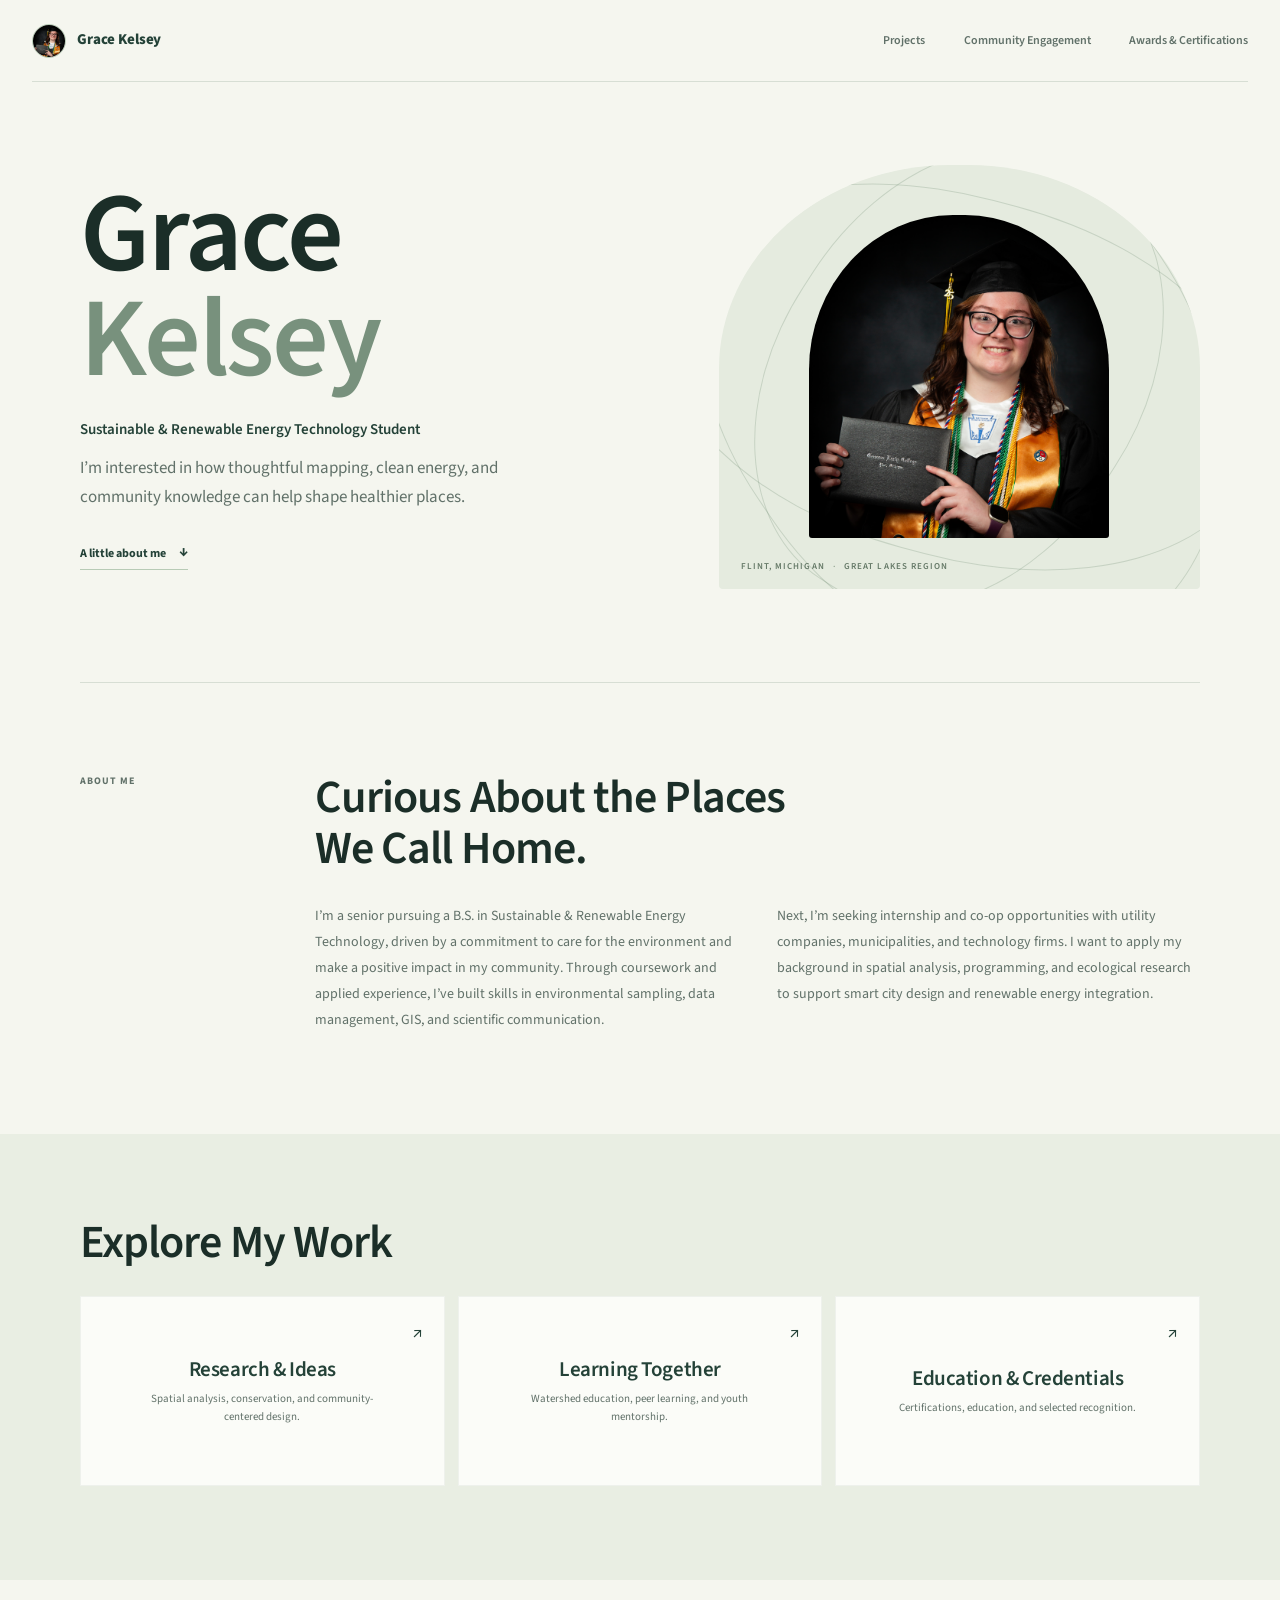
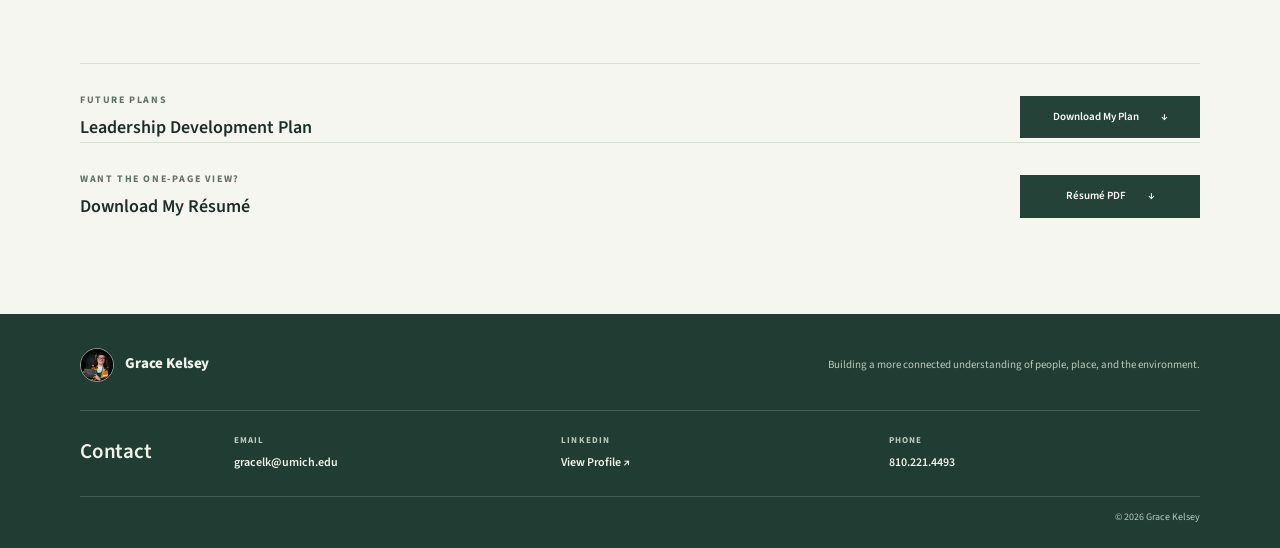
<file: index.html>
<!doctype html>
<html lang="en">
<head>
  <meta charset="utf-8">
  <meta name="viewport" content="width=device-width, initial-scale=1">
  <meta name="theme-color" content="#f5f6ef">
  <meta name="description" content="Grace Kelsey — Sustainable & Renewable Energy Technology student exploring the connections between people, place, and the environment.">
  <title>Grace Kelsey | Environment, Energy & Place</title>
  <link rel="preconnect" href="https://fonts.googleapis.com">
  <link rel="preconnect" href="https://fonts.gstatic.com" crossorigin>
  <link href="https://fonts.googleapis.com/css2?family=Source+Sans+3:wght@400;500;600;700&display=swap" rel="stylesheet">
  <link rel="stylesheet" href="styles.css">
</head>
<body>
  <header class="site-header">
    <a class="wordmark" href="index.html" aria-label="Grace Kelsey home"><img class="wordmark-photo" src="assets/grace-kelsey-headshot.jpg" alt=""><span>Grace Kelsey</span></a>
    <nav class="main-nav" aria-label="Main navigation">
      <a href="projects.html">Projects</a><a href="community.html">Community Engagement</a><a href="awards.html">Awards &amp; Certifications</a>
    </nav>
  </header>
  <main>
    <section class="hero wrap">
      <div class="hero-copy">
        <h1>Grace<br><span>Kelsey</span></h1>
        <p class="hero-title">Sustainable &amp; Renewable Energy Technology Student</p>
        <p class="hero-intro">I’m interested in how thoughtful mapping, clean energy, and community knowledge can help shape healthier places.</p>
        <a class="text-link" href="#about">A little about me <span aria-hidden="true">↓</span></a>
      </div>
      <div class="portrait-panel" aria-label="Graduation portrait of Grace Kelsey">
        <div class="contour contour-one"></div><div class="contour contour-two"></div><div class="contour contour-three"></div>
        <img class="headshot" src="assets/grace-kelsey-headshot.jpg" alt="Grace Kelsey in her graduation cap and gown">
        <p class="image-caption">Flint, Michigan <span>·</span> Great Lakes region</p>
      </div>
    </section>

    <section class="about-section wrap" id="about">
      <div class="section-label"><span>About Me</span></div>
      <div class="about-content">
        <h2>Curious About the Places<br>We Call Home.</h2>
        <div class="about-columns">
          <p>I’m a senior pursuing a B.S. in Sustainable &amp; Renewable Energy Technology, driven by a commitment to care for the environment and make a positive impact in my community. Through coursework and applied experience, I’ve built skills in environmental sampling, data management, GIS, and scientific communication.</p>
          <p>Next, I’m seeking internship and co-op opportunities with utility companies, municipalities, and technology firms. I want to apply my background in spatial analysis, programming, and ecological research to support smart city design and renewable energy integration.</p>
        </div>
      </div>
    </section>

    <section class="explore-section">
      <div class="wrap">
        <div class="section-heading"><h2>Explore My Work</h2></div>
        <div class="link-cards">
          <a class="link-card" href="projects.html"><span class="card-title">Research &amp; Ideas</span><span class="card-description">Spatial analysis, conservation, and community-centered design.</span><span class="card-arrow" aria-hidden="true">↗</span></a>
          <a class="link-card" href="community.html"><span class="card-title">Learning Together</span><span class="card-description">Watershed education, peer learning, and youth mentorship.</span><span class="card-arrow" aria-hidden="true">↗</span></a>
          <a class="link-card" href="awards.html"><span class="card-title">Education &amp; Credentials</span><span class="card-description">Certifications, education, and selected recognition.</span><span class="card-arrow" aria-hidden="true">↗</span></a>
        </div>
      </div>
    </section>

    <section class="next-section wrap">
      <div class="resume-line leadership-line"><div><p class="eyebrow">Future Plans</p><h3>Leadership Development Plan</h3></div><a class="button button-dark" href="assets/Leadership-Development-Plan.pdf" download>Download My Plan <span aria-hidden="true">↓</span></a></div>
      <div class="resume-line"><div><p class="eyebrow">Want the one-page view?</p><h3>Download My Résumé</h3></div><a class="button button-dark" href="assets/Grace-Kelsey-Resume.pdf" download>Résumé PDF <span aria-hidden="true">↓</span></a></div>
    </section>
  </main>
  <footer class="site-footer"><div class="footer-top"><a class="wordmark footer-wordmark" href="index.html"><img class="wordmark-photo" src="assets/grace-kelsey-headshot.jpg" alt=""><span>Grace Kelsey</span></a><p>Building a more connected understanding of people, place, and the environment.</p></div><div class="footer-contact"><h2>Contact</h2><div class="contact-links"><a href="mailto:gracelk@umich.edu"><span class="contact-type">Email</span><span>gracelk@umich.edu</span></a><a href="https://www.linkedin.com/in/gracelkelsey" target="_blank" rel="noreferrer"><span class="contact-type">LinkedIn</span><span>View Profile ↗</span></a><a href="tel:+18102214493"><span class="contact-type">Phone</span><span>810.221.4493</span></a></div></div><div class="footer-bottom"><span>© 2026 Grace Kelsey</span></div></footer>
</body>
</html>
</file>
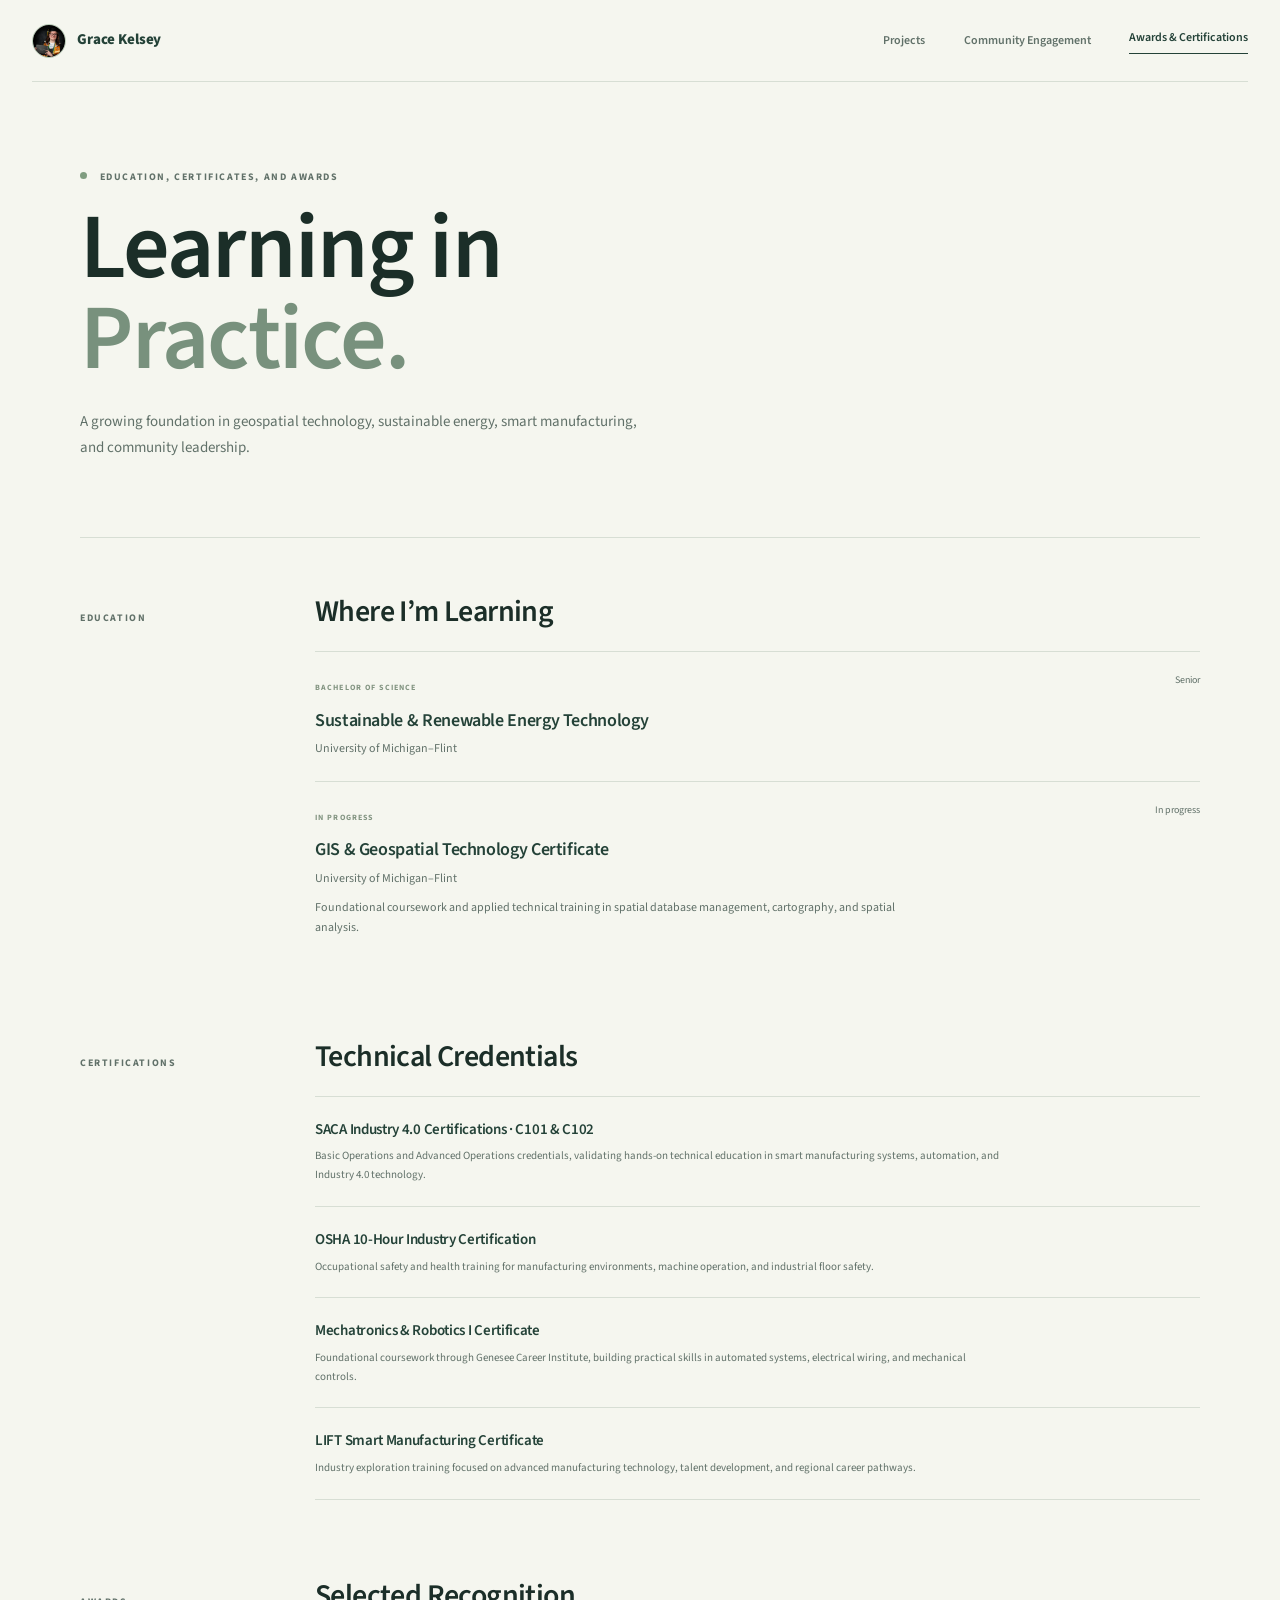
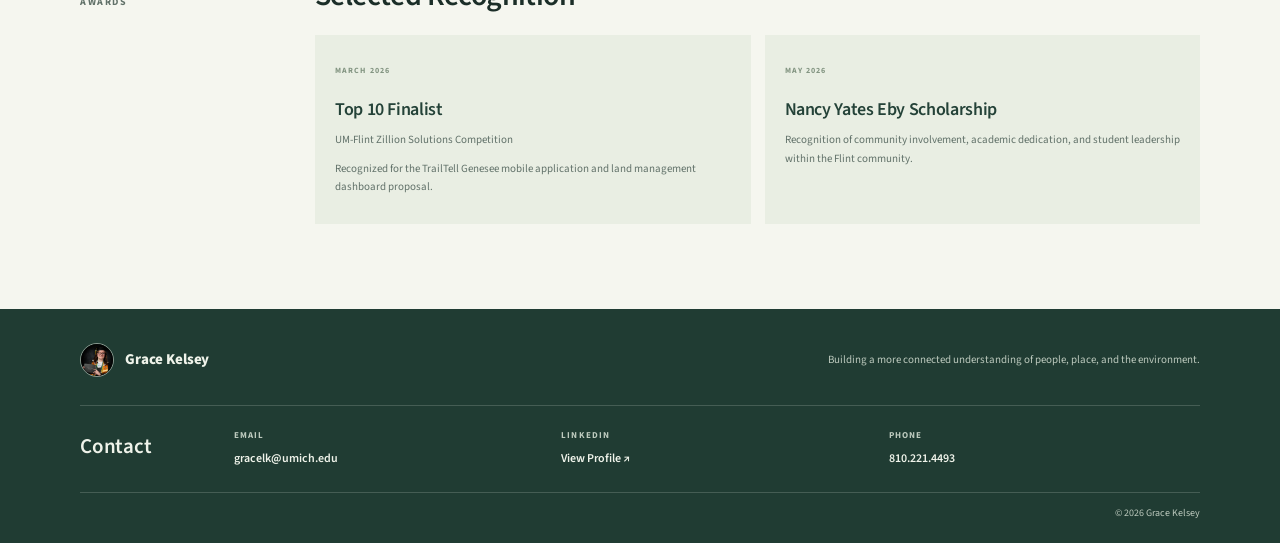
<file: awards.html>
<!doctype html>
<html lang="en">
<head>
  <meta charset="utf-8"><meta name="viewport" content="width=device-width, initial-scale=1"><meta name="theme-color" content="#f5f6ef">
  <meta name="description" content="Education, certifications, and recognition for Grace Kelsey.">
  <title>Awards &amp; Certifications | Grace Kelsey</title>
  <link rel="preconnect" href="https://fonts.googleapis.com"><link rel="preconnect" href="https://fonts.gstatic.com" crossorigin>
  <link href="https://fonts.googleapis.com/css2?family=Source+Sans+3:wght@400;500;600;700&display=swap" rel="stylesheet"><link rel="stylesheet" href="styles.css">
</head>
<body>
  <header class="site-header"><a class="wordmark" href="index.html"><img class="wordmark-photo" src="assets/grace-kelsey-headshot.jpg" alt=""><span>Grace Kelsey</span></a><nav class="main-nav" aria-label="Main navigation"><a href="projects.html">Projects</a><a href="community.html">Community Engagement</a><a class="active" href="awards.html">Awards &amp; Certifications</a></nav></header>
  <main><section class="page-hero wrap"><p class="eyebrow"><span class="status-dot"></span> Education, Certificates, and Awards</p><h1>Learning in<br><span>Practice.</span></h1><p>A growing foundation in geospatial technology, sustainable energy, smart manufacturing, and community leadership.</p></section>
    <section class="credentials-section wrap"><div class="credentials-heading"><p class="eyebrow">Education</p><h2>Where I’m Learning</h2></div><article class="education-card"><div><span class="credential-type">BACHELOR OF SCIENCE</span><h3>Sustainable &amp; Renewable Energy Technology</h3><p>University of Michigan–Flint</p></div><span class="credential-date">Senior</span></article><article class="education-card"><div><span class="credential-type">IN PROGRESS</span><h3>GIS &amp; Geospatial Technology Certificate</h3><p>University of Michigan–Flint</p><p class="credential-detail">Foundational coursework and applied technical training in spatial database management, cartography, and spatial analysis.</p></div><span class="credential-date">In progress</span></article></section>
    <section class="credentials-section wrap"><div class="credentials-heading"><p class="eyebrow">Certifications</p><h2>Technical Credentials</h2></div><div class="credential-list"><article class="credential-row"><div><h3>SACA Industry 4.0 Certifications · C101 &amp; C102</h3><p>Basic Operations and Advanced Operations credentials, validating hands-on technical education in smart manufacturing systems, automation, and Industry 4.0 technology.</p></div></article><article class="credential-row"><div><h3>OSHA 10-Hour Industry Certification</h3><p>Occupational safety and health training for manufacturing environments, machine operation, and industrial floor safety.</p></div></article><article class="credential-row"><div><h3>Mechatronics &amp; Robotics I Certificate</h3><p>Foundational coursework through Genesee Career Institute, building practical skills in automated systems, electrical wiring, and mechanical controls.</p></div></article><article class="credential-row"><div><h3>LIFT Smart Manufacturing Certificate</h3><p>Industry exploration training focused on advanced manufacturing technology, talent development, and regional career pathways.</p></div></article></div></section>
    <section class="credentials-section wrap recognition-section"><div class="credentials-heading"><p class="eyebrow">Awards</p><h2>Selected Recognition</h2></div><div class="recognition-grid"><article class="recognition-card"><span class="recognition-date">MARCH 2026</span><h3>Top 10 Finalist</h3><p>UM-Flint Zillion Solutions Competition</p><p class="credential-detail">Recognized for the TrailTell Genesee mobile application and land management dashboard proposal.</p></article><article class="recognition-card"><span class="recognition-date">MAY 2026</span><h3>Nancy Yates Eby Scholarship</h3><p>Recognition of community involvement, academic dedication, and student leadership within the Flint community.</p></article></div></section>
  </main>
  <footer class="site-footer"><div class="footer-top"><a class="wordmark footer-wordmark" href="index.html"><img class="wordmark-photo" src="assets/grace-kelsey-headshot.jpg" alt=""><span>Grace Kelsey</span></a><p>Building a more connected understanding of people, place, and the environment.</p></div><div class="footer-contact"><h2>Contact</h2><div class="contact-links"><a href="mailto:gracelk@umich.edu"><span class="contact-type">Email</span><span>gracelk@umich.edu</span></a><a href="https://www.linkedin.com/in/gracelkelsey" target="_blank" rel="noreferrer"><span class="contact-type">LinkedIn</span><span>View Profile ↗</span></a><a href="tel:+18102214493"><span class="contact-type">Phone</span><span>810.221.4493</span></a></div></div><div class="footer-bottom"><span>© 2026 Grace Kelsey</span></div></footer>
</body>
</html>
</file>
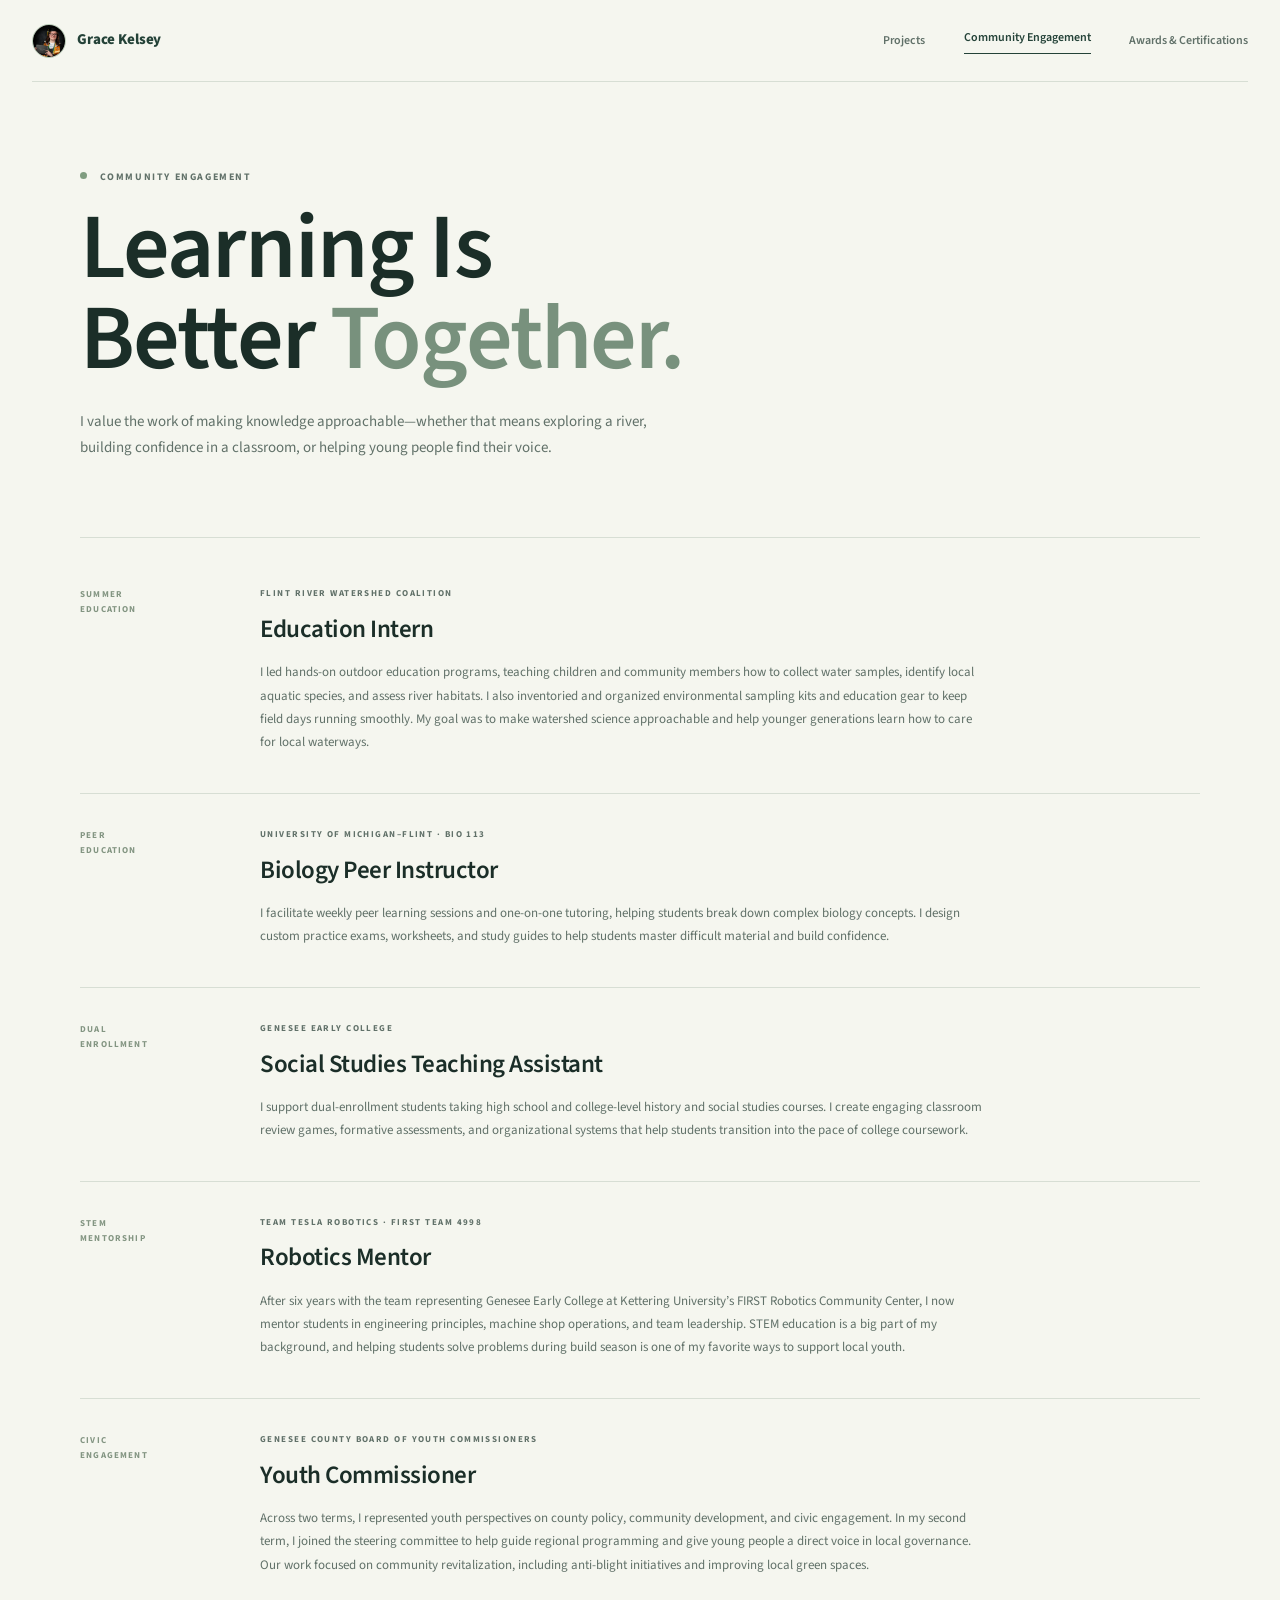
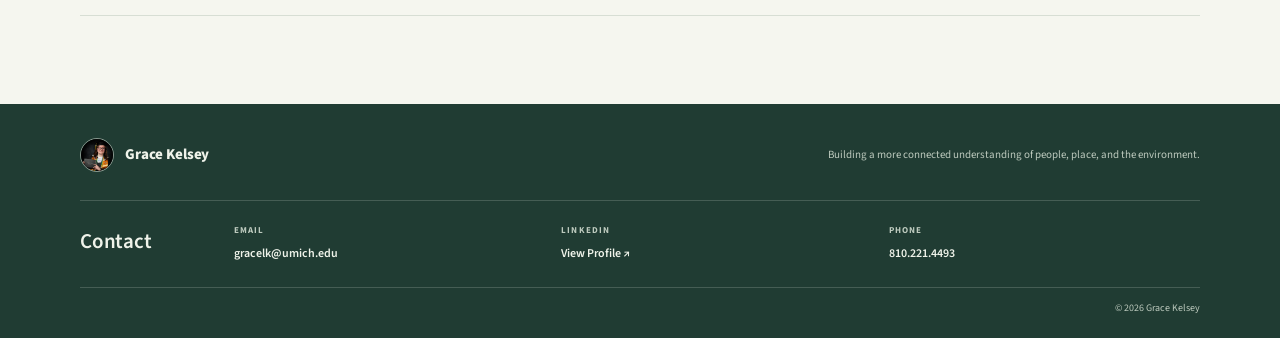
<file: community.html>
<!doctype html>
<html lang="en">
<head>
  <meta charset="utf-8"><meta name="viewport" content="width=device-width, initial-scale=1"><meta name="theme-color" content="#f5f6ef">
  <meta name="description" content="Community engagement and education experience of Grace Kelsey.">
  <title>Community Engagement | Grace Kelsey</title>
  <link rel="preconnect" href="https://fonts.googleapis.com"><link rel="preconnect" href="https://fonts.gstatic.com" crossorigin>
  <link href="https://fonts.googleapis.com/css2?family=Source+Sans+3:wght@400;500;600;700&display=swap" rel="stylesheet"><link rel="stylesheet" href="styles.css">
</head>
<body>
  <header class="site-header"><a class="wordmark" href="index.html"><img class="wordmark-photo" src="assets/grace-kelsey-headshot.jpg" alt=""><span>Grace Kelsey</span></a><nav class="main-nav" aria-label="Main navigation"><a href="projects.html">Projects</a><a class="active" href="community.html">Community Engagement</a><a href="awards.html">Awards &amp; Certifications</a></nav></header>
  <main><section class="page-hero wrap"><p class="eyebrow"><span class="status-dot"></span> Community Engagement</p><h1>Learning Is<br>Better <span>Together.</span></h1><p>I value the work of making knowledge approachable—whether that means exploring a river, building confidence in a classroom, or helping young people find their voice.</p></section>
    <section class="experience-list wrap">
      <article class="experience-item"><div class="experience-date">SUMMER<br>EDUCATION</div><div class="experience-main"><p class="eyebrow">Flint River Watershed Coalition</p><h2>Education Intern</h2><p>I led hands-on outdoor education programs, teaching children and community members how to collect water samples, identify local aquatic species, and assess river habitats. I also inventoried and organized environmental sampling kits and education gear to keep field days running smoothly. My goal was to make watershed science approachable and help younger generations learn how to care for local waterways.</p></div></article>
      <article class="experience-item"><div class="experience-date">PEER<br>EDUCATION</div><div class="experience-main"><p class="eyebrow">University of Michigan–Flint · BIO 113</p><h2>Biology Peer Instructor</h2><p>I facilitate weekly peer learning sessions and one-on-one tutoring, helping students break down complex biology concepts. I design custom practice exams, worksheets, and study guides to help students master difficult material and build confidence.</p></div></article>
      <article class="experience-item"><div class="experience-date">DUAL<br>ENROLLMENT</div><div class="experience-main"><p class="eyebrow">Genesee Early College</p><h2>Social Studies Teaching Assistant</h2><p>I support dual-enrollment students taking high school and college-level history and social studies courses. I create engaging classroom review games, formative assessments, and organizational systems that help students transition into the pace of college coursework.</p></div></article>
      <article class="experience-item"><div class="experience-date">STEM<br>MENTORSHIP</div><div class="experience-main"><p class="eyebrow">Team TESLA Robotics · FIRST Team 4998</p><h2>Robotics Mentor</h2><p>After six years with the team representing Genesee Early College at Kettering University’s FIRST Robotics Community Center, I now mentor students in engineering principles, machine shop operations, and team leadership. STEM education is a big part of my background, and helping students solve problems during build season is one of my favorite ways to support local youth.</p></div></article>
      <article class="experience-item"><div class="experience-date">CIVIC<br>ENGAGEMENT</div><div class="experience-main"><p class="eyebrow">Genesee County Board of Youth Commissioners</p><h2>Youth Commissioner</h2><p>Across two terms, I represented youth perspectives on county policy, community development, and civic engagement. In my second term, I joined the steering committee to help guide regional programming and give young people a direct voice in local governance. Our work focused on community revitalization, including anti-blight initiatives and improving local green spaces.</p></div></article>
    </section>
  </main>
  <footer class="site-footer"><div class="footer-top"><a class="wordmark footer-wordmark" href="index.html"><img class="wordmark-photo" src="assets/grace-kelsey-headshot.jpg" alt=""><span>Grace Kelsey</span></a><p>Building a more connected understanding of people, place, and the environment.</p></div><div class="footer-contact"><h2>Contact</h2><div class="contact-links"><a href="mailto:gracelk@umich.edu"><span class="contact-type">Email</span><span>gracelk@umich.edu</span></a><a href="https://www.linkedin.com/in/gracelkelsey" target="_blank" rel="noreferrer"><span class="contact-type">LinkedIn</span><span>View Profile ↗</span></a><a href="tel:+18102214493"><span class="contact-type">Phone</span><span>810.221.4493</span></a></div></div><div class="footer-bottom"><span>© 2026 Grace Kelsey</span></div></footer>
</body>
</html>
</file>
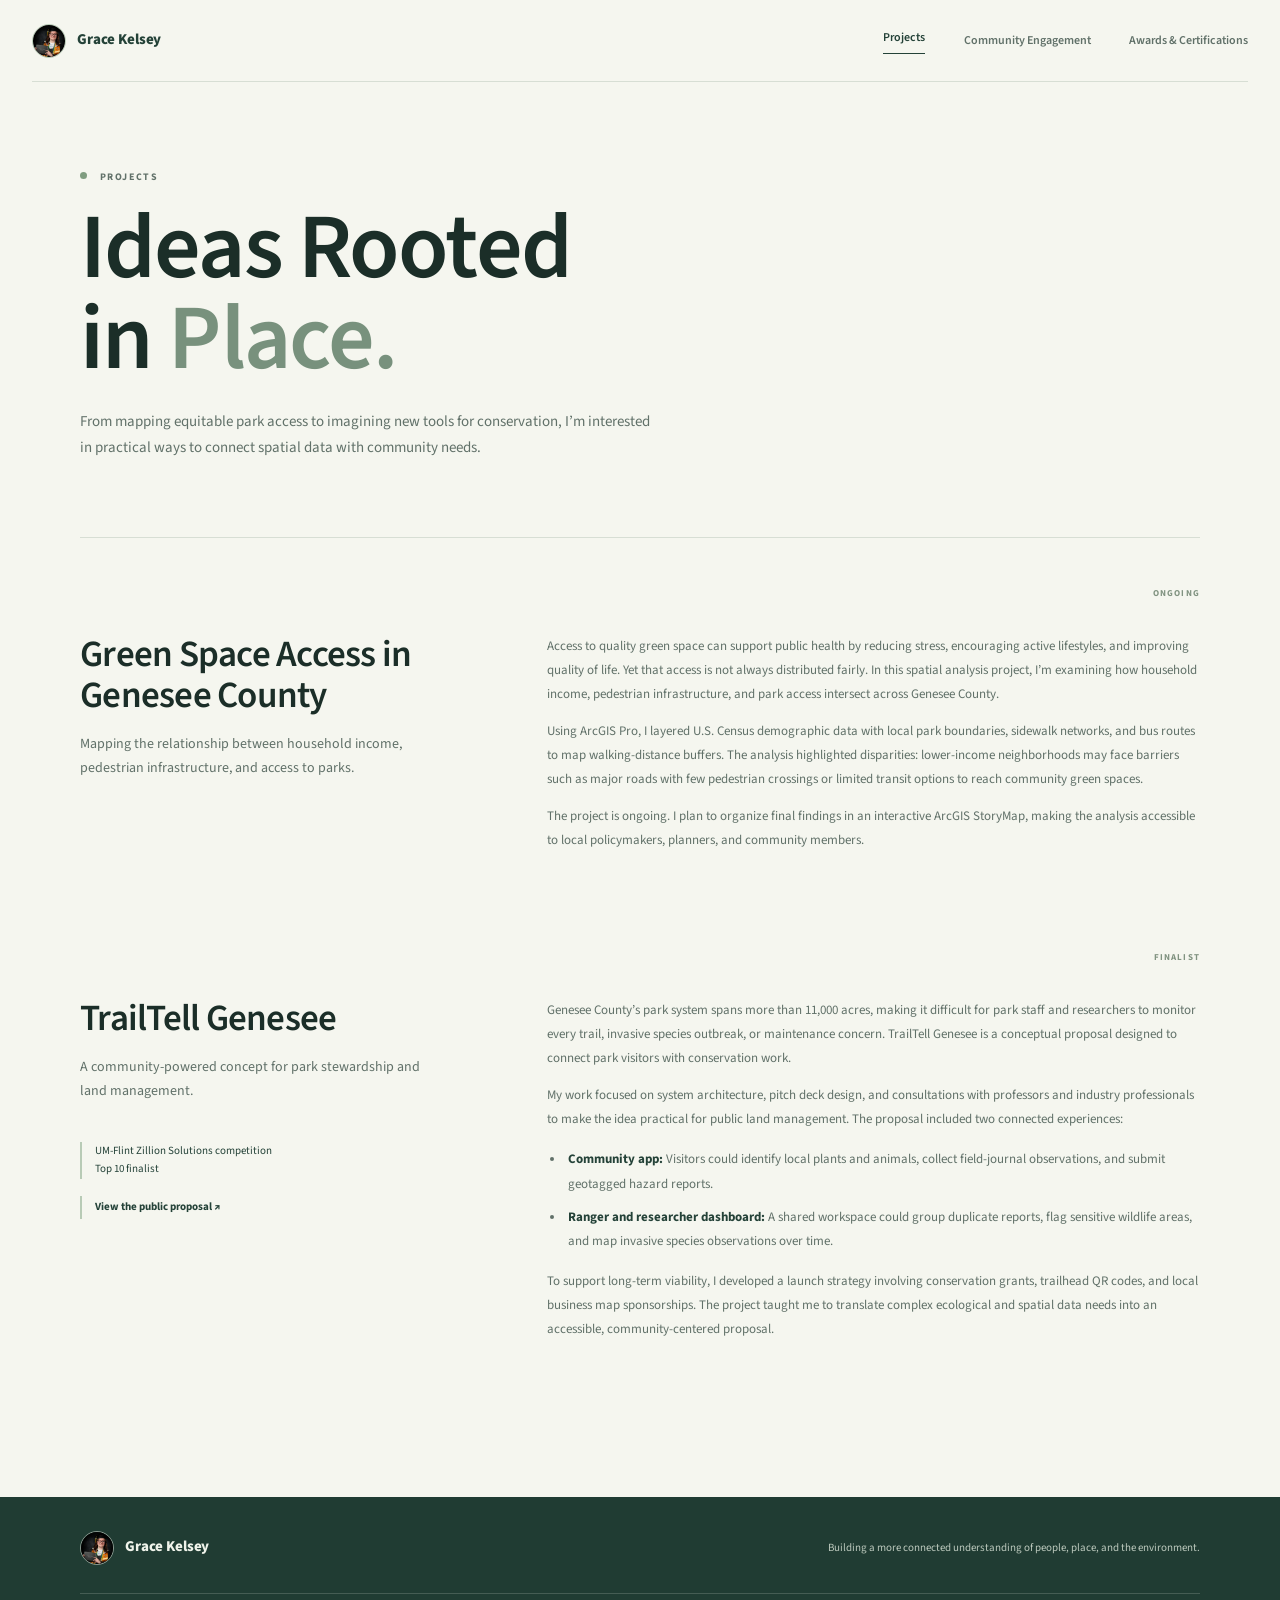
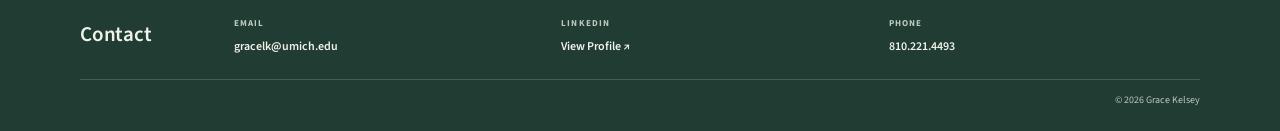
<file: projects.html>
<!doctype html>
<html lang="en">
<head>
  <meta charset="utf-8"><meta name="viewport" content="width=device-width, initial-scale=1"><meta name="theme-color" content="#f5f6ef">
  <meta name="description" content="Selected GIS and conservation projects by Grace Kelsey.">
  <title>Projects | Grace Kelsey</title>
  <link rel="preconnect" href="https://fonts.googleapis.com"><link rel="preconnect" href="https://fonts.gstatic.com" crossorigin>
  <link href="https://fonts.googleapis.com/css2?family=Source+Sans+3:wght@400;500;600;700&display=swap" rel="stylesheet"><link rel="stylesheet" href="styles.css">
</head>
<body>
  <header class="site-header"><a class="wordmark" href="index.html"><img class="wordmark-photo" src="assets/grace-kelsey-headshot.jpg" alt=""><span>Grace Kelsey</span></a><nav class="main-nav" aria-label="Main navigation"><a class="active" href="projects.html">Projects</a><a href="community.html">Community Engagement</a><a href="awards.html">Awards &amp; Certifications</a></nav></header>
  <main><section class="page-hero wrap"><p class="eyebrow"><span class="status-dot"></span> Projects</p><h1>Ideas Rooted<br>in <span>Place.</span></h1><p>From mapping equitable park access to imagining new tools for conservation, I’m interested in practical ways to connect spatial data with community needs.</p></section>
    <section class="projects-list wrap">
      <article class="project-card"><div class="project-meta"><span>ONGOING</span></div><div class="project-grid"><div><h2>Green Space Access in Genesee County</h2><p class="project-deck">Mapping the relationship between household income, pedestrian infrastructure, and access to parks.</p></div><div class="project-copy"><p>Access to quality green space can support public health by reducing stress, encouraging active lifestyles, and improving quality of life. Yet that access is not always distributed fairly. In this spatial analysis project, I’m examining how household income, pedestrian infrastructure, and park access intersect across Genesee County.</p><p>Using ArcGIS Pro, I layered U.S. Census demographic data with local park boundaries, sidewalk networks, and bus routes to map walking-distance buffers. The analysis highlighted disparities: lower-income neighborhoods may face barriers such as major roads with few pedestrian crossings or limited transit options to reach community green spaces.</p><p>The project is ongoing. I plan to organize final findings in an interactive ArcGIS StoryMap, making the analysis accessible to local policymakers, planners, and community members.</p></div></div></article>
      <article class="project-card"><div class="project-meta"><span>FINALIST</span></div><div class="project-grid"><div><h2>TrailTell Genesee</h2><p class="project-deck">A community-powered concept for park stewardship and land management.</p><p class="project-note">UM-Flint Zillion Solutions competition<br>Top 10 finalist</p><a class="project-link" href="https://canva.link/55vsc9uk85kl9u2" target="_blank" rel="noreferrer">View the public proposal ↗</a></div><div class="project-copy"><p>Genesee County’s park system spans more than 11,000 acres, making it difficult for park staff and researchers to monitor every trail, invasive species outbreak, or maintenance concern. TrailTell Genesee is a conceptual proposal designed to connect park visitors with conservation work.</p><p>My work focused on system architecture, pitch deck design, and consultations with professors and industry professionals to make the idea practical for public land management. The proposal included two connected experiences:</p><ul><li><strong>Community app:</strong> Visitors could identify local plants and animals, collect field-journal observations, and submit geotagged hazard reports.</li><li><strong>Ranger and researcher dashboard:</strong> A shared workspace could group duplicate reports, flag sensitive wildlife areas, and map invasive species observations over time.</li></ul><p>To support long-term viability, I developed a launch strategy involving conservation grants, trailhead QR codes, and local business map sponsorships. The project taught me to translate complex ecological and spatial data needs into an accessible, community-centered proposal.</p></div></div></article>
    </section>
  </main>
  <footer class="site-footer"><div class="footer-top"><a class="wordmark footer-wordmark" href="index.html"><img class="wordmark-photo" src="assets/grace-kelsey-headshot.jpg" alt=""><span>Grace Kelsey</span></a><p>Building a more connected understanding of people, place, and the environment.</p></div><div class="footer-contact"><h2>Contact</h2><div class="contact-links"><a href="mailto:gracelk@umich.edu"><span class="contact-type">Email</span><span>gracelk@umich.edu</span></a><a href="https://www.linkedin.com/in/gracelkelsey" target="_blank" rel="noreferrer"><span class="contact-type">LinkedIn</span><span>View Profile ↗</span></a><a href="tel:+18102214493"><span class="contact-type">Phone</span><span>810.221.4493</span></a></div></div><div class="footer-bottom"><span>© 2026 Grace Kelsey</span></div></footer>
</body>
</html>
</file>
<file: styles.css>
:root {
  color-scheme: light;
  --paper: #f5f6ef;
  --paper-deep: #e9eee3;
  --sage: #dce6d8;
  --sage-dark: #b8cbb6;
  --forest: #244238;
  --ink: #1b2e28;
  --muted: #617169;
  --line: #d7ded4;
  --white: #fbfcf8;
  --serif: "Source Sans 3", "Avenir Next", "Segoe UI", sans-serif;
  --sans: "Source Sans 3", "Avenir Next", "Segoe UI", sans-serif;
}
* { box-sizing: border-box; }
html { scroll-behavior: smooth; }
body { margin: 0; background: var(--paper); color: var(--ink); font-family: var(--sans); font-size: 16px; line-height: 1.65; -webkit-font-smoothing: antialiased; }
a { color: inherit; }
.wrap { width: min(1120px, calc(100% - 64px)); margin-inline: auto; }
.site-header { width: min(1280px, calc(100% - 64px)); min-height: 82px; margin: auto; display: flex; align-items: center; justify-content: space-between; border-bottom: 1px solid var(--line); gap: 32px; }
.wordmark { display: inline-flex; gap: 11px; align-items: center; color: var(--forest); text-decoration: none; font-family: var(--serif); font-size: 15px; font-weight: 800; letter-spacing: -.01em; white-space: nowrap; }
.wordmark-photo { display: block; width: 34px; height: 34px; border: 1px solid var(--sage-dark); border-radius: 50%; object-fit: cover; object-position: 62% 24%; }
.main-nav { display: flex; align-items: center; gap: clamp(18px, 3vw, 40px); }
.main-nav a { color: var(--muted); text-decoration: none; font-size: 12px; font-weight: 600; transition: color .2s ease; }
.main-nav a:hover, .main-nav a.active { color: var(--forest); }
.main-nav a.active { box-shadow: 0 1px 0 var(--forest); padding-bottom: 5px; }
.hero { min-height: 600px; display: grid; grid-template-columns: 1.1fr .9fr; align-items: center; gap: 50px; padding-block: 65px 76px; }
.eyebrow { margin: 0 0 17px; color: var(--muted); text-transform: uppercase; font-size: 10px; font-weight: 700; letter-spacing: .16em; }
.status-dot { display: inline-block; width: 7px; height: 7px; margin: 0 9px 1px 0; border-radius: 50%; background: #809d80; }
h1, h2, h3, p { margin-top: 0; }
h1, h2, h3 { font-family: var(--serif); }
.hero h1 { margin: 0; font-size: clamp(66px, 9vw, 112px); line-height: .94; font-weight: 600; letter-spacing: -.02em; }
.hero h1 span, .page-hero h1 span { color: #78917d; }
.hero-title { margin: 24px 0 12px; color: var(--forest); font-size: 15px; font-weight: 600; }
.hero-intro { max-width: 465px; margin-bottom: 27px; color: var(--muted); font-size: 17px; line-height: 1.7; }
.text-link { display: inline-flex; gap: 13px; color: var(--forest); font-size: 12px; font-weight: 700; text-decoration: none; border-bottom: 1px solid var(--sage-dark); padding-bottom: 5px; }
.text-link span { font-size: 15px; line-height: 1; }
.portrait-panel { position: relative; display: grid; place-items: center; min-height: 424px; overflow: hidden; background: #e5ebdf; border-radius: 48% 48% 4px 4px; }
.headshot { position: relative; z-index: 1; width: min(76%, 300px); height: min(76%, 340px); object-fit: cover; object-position: center top; border-radius: 48% 48% 3px 3px; }
.contour { position: absolute; width: 550px; height: 550px; border: 1px solid rgba(88,119,93,.21); border-radius: 48%; transform: rotate(33deg); }
.contour-one { width: 360px; height: 490px; }
.contour-two { width: 470px; height: 610px; transform: rotate(-34deg); }
.contour-three { width: 610px; height: 360px; transform: rotate(15deg); }
.image-caption { position: absolute; z-index: 1; bottom: 14px; left: 22px; margin: 0; color: #667a68; font-size: 9px; font-weight: 600; letter-spacing: .12em; text-transform: uppercase; }
.image-caption span { padding-inline: 5px; color: #91a38f; }
.about-section { display: grid; grid-template-columns: 190px 1fr; gap: 45px; padding-block: 90px 100px; border-top: 1px solid var(--line); }
.section-label { display: flex; gap: 15px; align-items: baseline; color: var(--muted); font-size: 10px; font-weight: 700; letter-spacing: .1em; text-transform: uppercase; }
.about-content h2, .section-heading h2, .next-card h2, .credentials-heading h2 { margin-bottom: 30px; font-size: clamp(31px, 4vw, 46px); line-height: 1.1; font-weight: 600; letter-spacing: -.02em; }
.about-columns { display: grid; grid-template-columns: 1fr 1fr; gap: 38px; }
.about-columns p { margin-bottom: 0; color: var(--muted); font-size: 14px; line-height: 1.85; }
.tool-row { display: flex; align-items: center; flex-wrap: wrap; gap: 9px; margin-top: 35px; }
.explore-section { padding-block: 84px 94px; background: var(--paper-deep); }
.section-heading { display: flex; align-items: end; justify-content: space-between; margin-bottom: 28px; }
.section-heading h2 { margin: 0; }
.link-cards { display: grid; grid-template-columns: repeat(3,1fr); gap: 13px; }
.link-card { position: relative; min-height: 190px; display: flex; align-items: center; flex-direction: column; padding: 23px 22px; background: var(--white); border: 1px solid rgba(36,66,56,.06); text-align: center; text-decoration: none; transition: transform .2s ease, box-shadow .2s ease; }
.link-card:hover { transform: translateY(-3px); box-shadow: 0 12px 25px rgba(36,66,56,.07); }
.card-title { margin-top: auto; color: var(--forest); font: 600 21px/1.2 var(--serif); letter-spacing: -.02em; }
.card-description { max-width: 245px; margin: 8px 0 auto; color: var(--muted); font-size: 11px; line-height: 1.6; }
.card-arrow { position: absolute; top: 21px; right: 21px; color: var(--forest); font-size: 18px; }
.next-section { padding-block: 83px 92px; }
.leadership-line { padding-top: 0; border-top: 0; }
.resume-line { display: flex; justify-content: space-between; align-items: center; padding: 28px 0 0; border-top: 1px solid var(--line); }
.resume-line .eyebrow { margin-bottom: 4px; }
.resume-line h3 { margin: 0; font-size: 18px; font-weight: 600; }
.button { min-width: 180px; min-height: 41px; justify-content: center; }
.button { display: inline-flex; gap: 22px; align-items: center; padding: 12px 16px; text-decoration: none; font-size: 11px; font-weight: 600; }
.button-dark { background: var(--forest); color: var(--white); }
.button-dark:hover { background: #315b4b; }
.site-footer { padding: 34px max(32px, calc((100% - 1120px)/2)) 22px; background: #203c33; color: #eff3ea; }
.footer-top { display: flex; justify-content: space-between; align-items: center; gap: 30px; padding-bottom: 28px; }
.footer-wordmark { color: #eff3ea; }
.footer-wordmark .wordmark-photo { border-color: rgba(239,243,234,.5); }
.footer-top p { margin: 0; color: #bdcabe; font-size: 11px; }
.footer-contact { display: grid; grid-template-columns: 130px 1fr; align-items: start; gap: 24px; padding: 23px 0; border-top: 1px solid rgba(239,243,234,.18); }
.footer-contact h2 { margin: 0; color: #eff3ea; font-size: 21px; font-weight: 600; letter-spacing: -.01em; }
.contact-links { display: grid; grid-template-columns: repeat(3, 1fr); gap: 16px; }
.contact-links a { display: flex; flex-direction: column; gap: 5px; color: #eff3ea; font-size: 12px; font-weight: 600; text-decoration: none; }
.contact-links a:hover { text-decoration: underline; text-underline-offset: 3px; }
.contact-type { color: #bdcabe; font-size: 9px; font-weight: 700; letter-spacing: .12em; text-transform: uppercase; }
.footer-bottom { display: flex; justify-content: flex-end; gap: 24px; padding-top: 12px; border-top: 1px solid rgba(239,243,234,.18); color: #bdcabe; font-size: 10px; }
.page-hero { padding-block: 87px 76px; border-bottom: 1px solid var(--line); }
.page-hero h1 { margin: 0; font-size: clamp(58px, 8vw, 92px); line-height: .99; font-weight: 600; letter-spacing: -.02em; }
.page-hero > p:last-child { max-width: 570px; margin: 24px 0 0; color: var(--muted); font-size: 15px; line-height: 1.75; }
.projects-list { padding-block: 18px 88px; }
.project-card { padding-block: 31px 53px; }
.project-meta { display: flex; justify-content: space-between; gap: 20px; color: #819381; font-size: 9px; font-weight: 700; letter-spacing: .13em; }
.project-meta span:last-child { margin-left: auto; }
.project-grid { display: grid; grid-template-columns: .75fr 1.25fr; gap: 75px; padding-top: 32px; }
.project-grid h2 { max-width: 360px; margin: 0 0 15px; font-size: 37px; line-height: 1.12; font-weight: 600; letter-spacing: -.02em; }
.project-deck { max-width: 340px; color: var(--muted); font-size: 14px; line-height: 1.75; }
.project-note { margin-top: 38px; padding-left: 13px; border-left: 2px solid var(--sage-dark); color: var(--forest); font-size: 11px; line-height: 1.7; }
.project-link { display: block; width: fit-content; margin-top: 17px; padding: 2px 0 2px 13px; border-left: 2px solid var(--sage-dark); color: var(--forest); font-size: 11px; font-weight: 700; line-height: 1.7; text-decoration: none; }
.project-link:hover { color: #527360; text-decoration: underline; text-underline-offset: 3px; }
.project-copy p, .project-copy li { color: var(--muted); font-size: 13px; line-height: 1.85; }
.project-copy p:last-of-type { margin-bottom: 15px; }
.project-copy ul { padding-left: 18px; }
.project-copy li { padding-left: 3px; margin-bottom: 9px; }
.project-copy strong { color: var(--forest); }
.experience-list { padding-block: 15px 88px; }
.experience-item { display: grid; grid-template-columns: 145px 1fr; gap: 35px; padding: 34px 0 38px; border-bottom: 1px solid var(--line); }
.experience-date { color: #839582; font-size: 9px; font-weight: 700; letter-spacing: .13em; line-height: 1.7; }
.experience-main .eyebrow { margin-bottom: 7px; font-size: 9px; }
.experience-main h2 { margin-bottom: 11px; font-size: 25px; font-weight: 600; letter-spacing: -.02em; }
.experience-main > p:last-child { max-width: 730px; margin-bottom: 0; color: var(--muted); font-size: 13px; line-height: 1.8; }
.credentials-section { padding-block: 57px 22px; }
.credentials-heading { display: grid; grid-template-columns: 190px 1fr; gap: 45px; align-items: baseline; }
.credentials-heading .eyebrow { margin: 0; }
.credentials-heading h2 { margin: 0 0 23px; font-size: 30px; }
.education-card { display: flex; justify-content: space-between; align-items: flex-start; gap: 25px; margin-left: 235px; padding: 20px 0 22px; border-top: 1px solid var(--line); }
.credential-type { color: #829481; font-size: 8px; font-weight: 700; letter-spacing: .14em; }
.education-card h3 { margin: 7px 0 4px; color: var(--forest); font-size: 18px; font-weight: 600; letter-spacing: -.02em; }
.education-card p { margin: 0; color: var(--muted); font-size: 12px; }
.education-card .credential-detail { max-width: 620px; margin-top: 9px; line-height: 1.7; }
.credential-date { color: var(--muted); font-size: 10px; white-space: nowrap; }
.credential-list { margin-left: 235px; border-top: 1px solid var(--line); }
.credential-row { display: block; width: 100%; padding: 21px 0; border-bottom: 1px solid var(--line); }
.credential-row > div { width: 100%; min-width: 0; }
.credential-row h3 { margin: 0 0 5px; color: var(--forest); font-size: 15px; font-weight: 600; letter-spacing: -.02em; }
.credential-row p { max-width: 690px; margin: 0; color: var(--muted); font-size: 11px; line-height: 1.7; }
.recognition-section { padding-bottom: 85px; }
.recognition-grid { display: grid; grid-template-columns: 1fr 1fr; gap: 14px; margin-left: 235px; }
.recognition-card { min-height: 175px; padding: 20px; background: var(--paper-deep); }
.recognition-date { color: #829481; font-size: 8px; font-weight: 700; letter-spacing: .14em; }
.recognition-card h3 { margin: 14px 0 6px; color: var(--forest); font-size: 18px; font-weight: 600; letter-spacing: -.02em; }
.recognition-card p { margin-bottom: 7px; color: var(--muted); font-size: 11px; line-height: 1.7; }
.recognition-card .credential-detail { margin-top: 10px; }
@media (max-width: 800px) {
  .wrap, .site-header { width: min(100% - 40px, 620px); }
  .site-header { min-height: 72px; flex-wrap: wrap; padding-block: 14px; gap: 13px; }
  .main-nav { width: 100%; justify-content: space-between; gap: 10px; overflow-x: auto; }
  .main-nav a { font-size: 10px; white-space: nowrap; }
  .hero { min-height: 0; grid-template-columns: 1fr; gap: 40px; padding-block: 62px 58px; }
  .hero h1 { font-size: clamp(65px, 17vw, 94px); }
  .portrait-panel { min-height: 340px; }
  .about-section, .next-section { grid-template-columns: 1fr; gap: 25px; padding-block: 63px; }
  .about-columns { grid-template-columns: 1fr; gap: 16px; }
  .about-content h2 { margin-bottom: 21px; }
  .tool-row { margin-top: 25px; }
  .section-heading { align-items: start; flex-direction: column; gap: 9px; }
  .link-cards { grid-template-columns: 1fr; }
  .link-card { min-height: 155px; }
  .page-hero { padding-block: 62px 52px; }
  .page-hero h1 { font-size: clamp(56px, 14vw, 82px); }
  .project-grid { grid-template-columns: 1fr; gap: 5px; }
  .project-grid h2 { font-size: 32px; }
  .project-note { margin-top: 18px; }
  .project-meta { font-size: 8px; gap: 8px; }
  .experience-item { grid-template-columns: 70px 1fr; gap: 16px; }
  .credentials-heading { grid-template-columns: 1fr; gap: 6px; }
  .credentials-heading h2 { margin-bottom: 17px; }
  .education-card, .credential-list, .recognition-grid { margin-left: 0; }
  .recognition-grid { grid-template-columns: 1fr; }
  .site-footer { padding: 29px 20px 19px; }
  .footer-top { align-items: flex-start; flex-direction: column; gap: 13px; }
  .footer-contact { grid-template-columns: 1fr; gap: 13px; }
  .contact-links { grid-template-columns: repeat(2, 1fr); gap: 14px; }
  .footer-bottom { justify-content: flex-start; }
}
@media (max-width: 420px) {
  .wrap, .site-header { width: calc(100% - 32px); }
  .wordmark { font-size: 13px; }
  .main-nav a { font-size: 9px; }
  .hero-intro { font-size: 15px; }
  .section-label { gap: 10px; }
  .resume-line { align-items: flex-start; flex-direction: column; gap: 16px; }
  .project-meta span:nth-child(2) { max-width: 145px; }
  .experience-item { grid-template-columns: 55px 1fr; gap: 12px; }
  .education-card { flex-direction: column; gap: 7px; }
  .footer-bottom { font-size: 9px; }
  .contact-links { grid-template-columns: 1fr; }
}
@media (prefers-reduced-motion: reduce) { html { scroll-behavior: auto; } *, *::before, *::after { transition-duration: .01ms !important; } }
</file>
